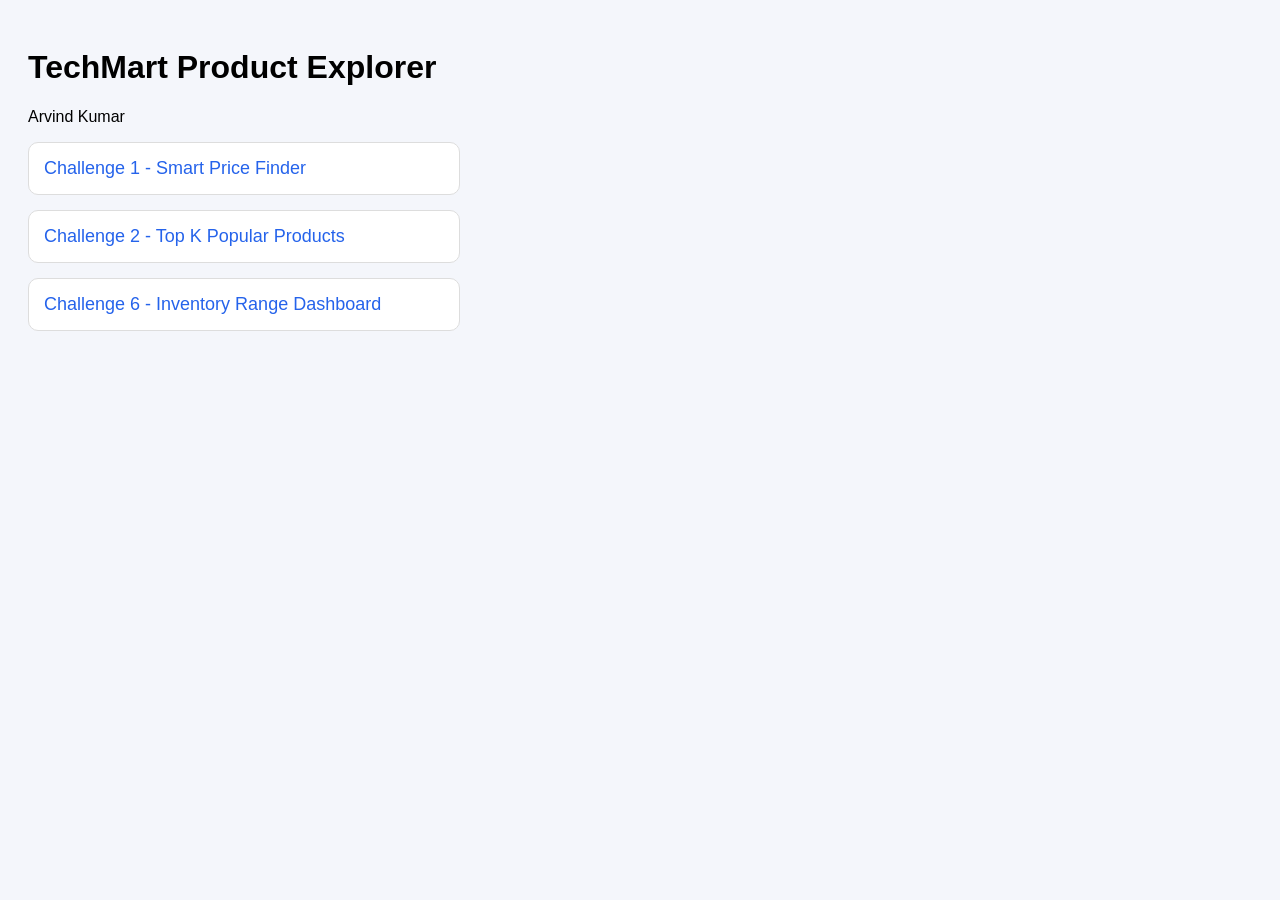
<file: index.html>
<!DOCTYPE html>
<html lang="en">
<head>
  <meta charset="UTF-8">
  <meta name="viewport" content="width=device-width, initial-scale=1.0">
  <title>TechMart Product Explorer</title>
  <style>
    body {
      font-family: Arial, sans-serif;
      background: #f4f6fb;
      padding: 20px;
    }

    a {
      display: block;
      background: white;
      border: 1px solid #ddd;
      border-radius: 10px;
      padding: 15px;
      margin-top: 15px;
      color: #2563eb;
      text-decoration: none;
      font-size: 18px;
      max-width: 400px;
    }

    a:hover {
      border-color: #2563eb;
    }
  </style>
</head>
<body>
  <h1>TechMart Product Explorer</h1>
  <p>Arvind Kumar</p>

  <a href="challenge-01/index.html">Challenge 1 - Smart Price Finder</a>
  <a href="challenge-02/index.html">Challenge 2 - Top K Popular Products</a>
  <a href="challenge-06/index.html">Challenge 6 - Inventory Range Dashboard</a>
</body>
</html>
</file>
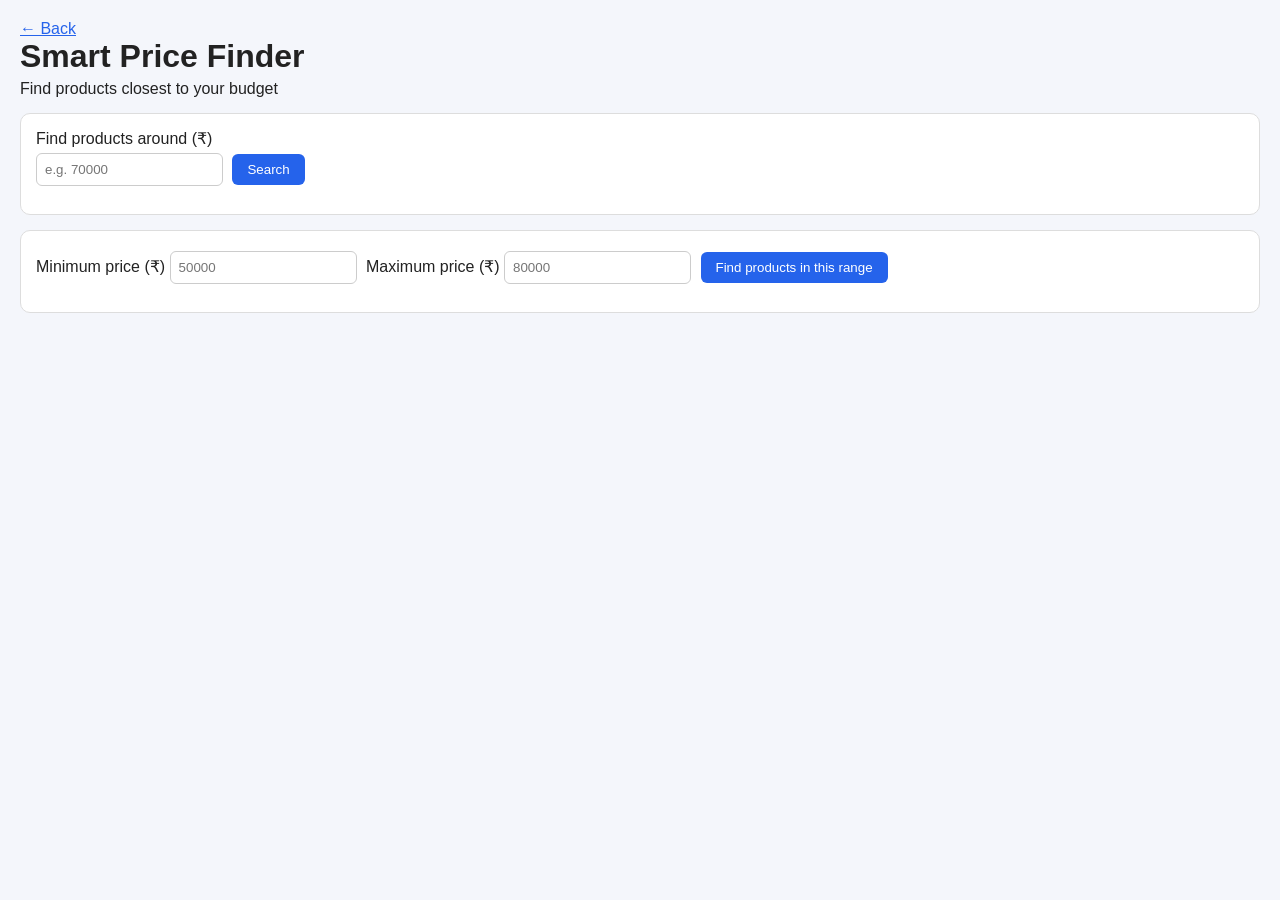
<file: challenge-01/index.html>
<!DOCTYPE html>
<html lang="en">
<head>
  <meta charset="UTF-8">
  <meta name="viewport" content="width=device-width, initial-scale=1.0">
  <title>Challenge 1 - Smart Price Finder</title>
  <link rel="stylesheet" href="style.css">
</head>
<body>
  <a href="../index.html">← Back</a>
  <h1>Smart Price Finder</h1>
  <p>Find products closest to your budget</p>

  <div class="box">
    <label>Find products around (₹)</label><br>
    <input type="number" id="price" placeholder="e.g. 70000">
    <button onclick="findClosest()">Search</button>
    <p class="error" id="error1"></p>
  </div>

  <div class="box">
    <label>Minimum price (₹)</label>
    <input type="number" id="minPrice" placeholder="50000">
    <label>Maximum price (₹)</label>
    <input type="number" id="maxPrice" placeholder="80000">
    <button onclick="findInRange()">Find products in this range</button>
    <p class="error" id="error2"></p>
  </div>

  <h2 id="title"></h2>
  <div class="cards" id="results"></div>

  <div class="details" id="details" style="display: none;"></div>

  <script src="../data.js"></script>
  <script src="script.js"></script>
</body>
</html>
</file>
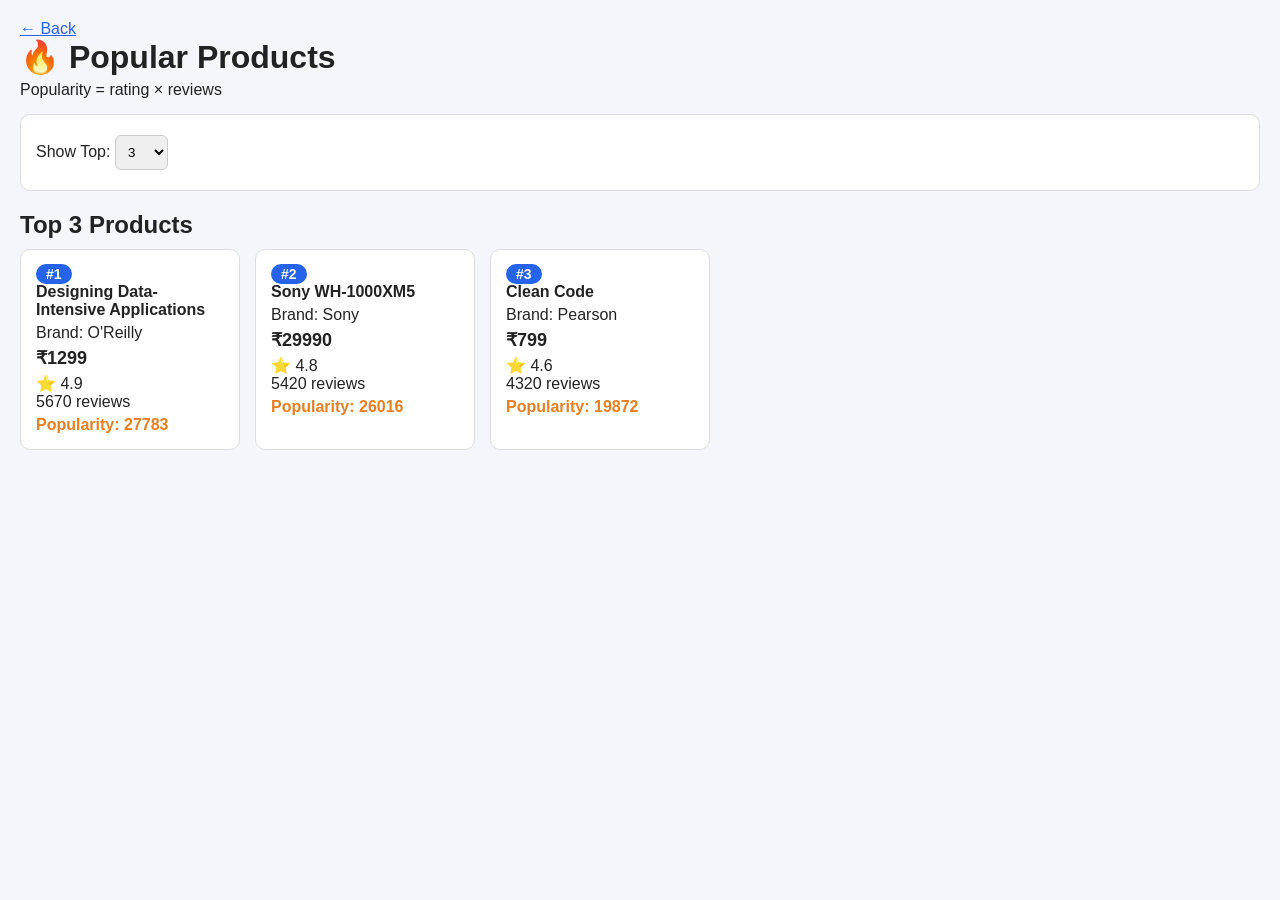
<file: challenge-02/index.html>
<!DOCTYPE html>
<html lang="en">
<head>
  <meta charset="UTF-8">
  <meta name="viewport" content="width=device-width, initial-scale=1.0">
  <title>Challenge 2 - Top K Popular Products</title>
  <link rel="stylesheet" href="style.css">
</head>
<body>
  <a href="../index.html">← Back</a>
  <h1>🔥 Popular Products</h1>
  <p>Popularity = rating × reviews</p>

  <div class="box">
    <label>Show Top:</label>
    <select id="topK" onchange="showTopProducts()">
      <option value="3">3</option>
      <option value="5">5</option>
      <option value="10">10</option>
    </select>
  </div>

  <h2 id="title"></h2>
  <div class="cards" id="results"></div>

  <script src="../data.js"></script>
  <script src="script.js"></script>
</body>
</html>
</file>
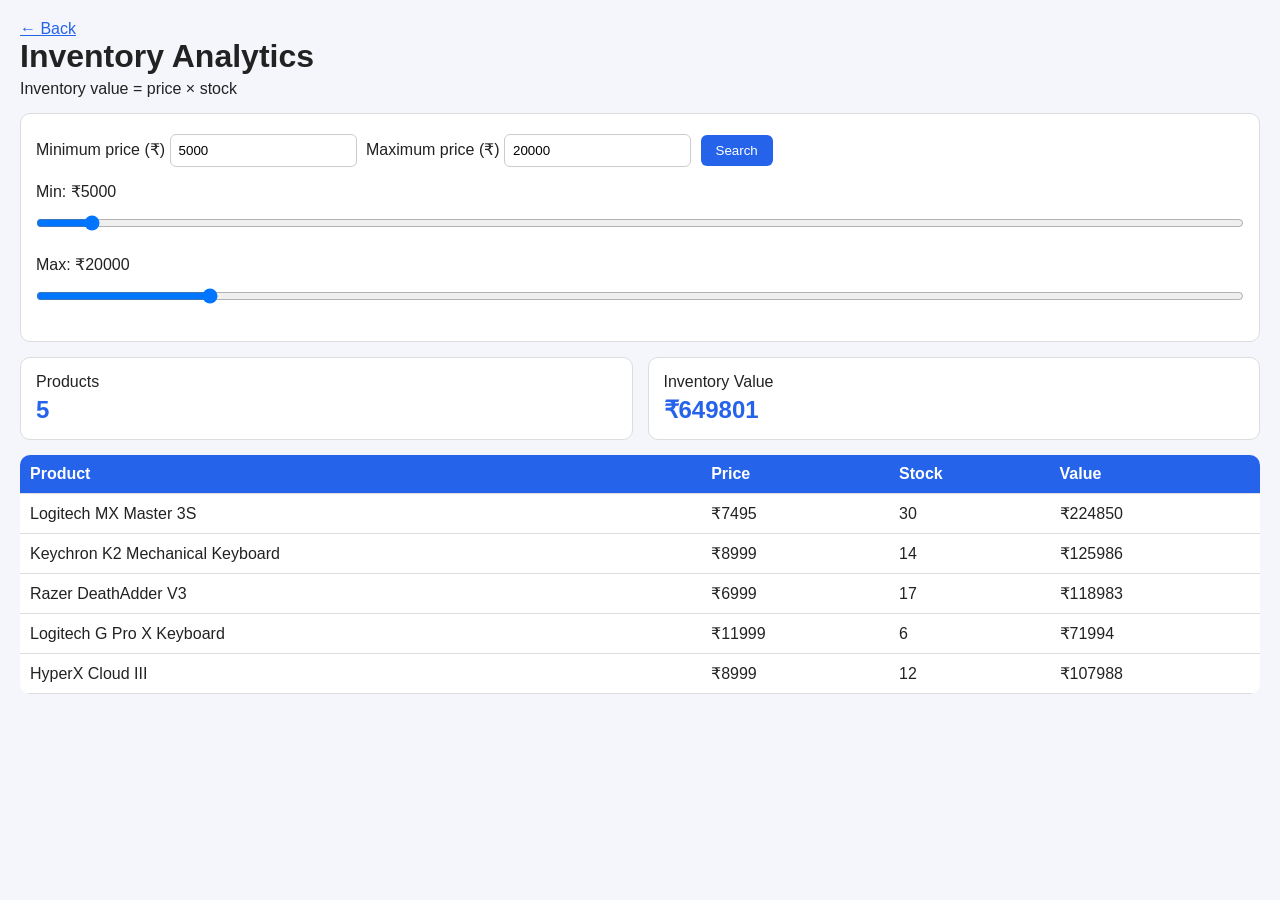
<file: challenge-06/index.html>
<!DOCTYPE html>
<html lang="en">
<head>
  <meta charset="UTF-8">
  <meta name="viewport" content="width=device-width, initial-scale=1.0">
  <title>Challenge 6 - Inventory Range Dashboard</title>
  <link rel="stylesheet" href="style.css">
</head>
<body>
  <a href="../index.html">← Back</a>
  <h1>Inventory Analytics</h1>
  <p>Inventory value = price × stock</p>

  <div class="box">
    <label>Minimum price (₹)</label>
    <input type="number" id="minPrice" value="5000">
    <label>Maximum price (₹)</label>
    <input type="number" id="maxPrice" value="20000">
    <button onclick="calculate()">Search</button>

    <div class="slider-row">
      <label>Min: ₹<span id="minLabel">5000</span></label>
      <input type="range" id="minSlider" min="0" max="150000" step="1000" value="5000" oninput="sliderChanged()">
    </div>
    <div class="slider-row">
      <label>Max: ₹<span id="maxLabel">20000</span></label>
      <input type="range" id="maxSlider" min="0" max="150000" step="1000" value="20000" oninput="sliderChanged()">
    </div>

    <p class="error" id="error"></p>
  </div>

  <div class="summary">
    <div class="stat">
      <p>Products</p>
      <h2 id="count">0</h2>
    </div>
    <div class="stat">
      <p>Inventory Value</p>
      <h2 id="total">₹0</h2>
    </div>
  </div>

  <table>
    <thead>
      <tr>
        <th>Product</th>
        <th>Price</th>
        <th>Stock</th>
        <th>Value</th>
      </tr>
    </thead>
    <tbody id="tableBody"></tbody>
  </table>

  <script src="../data.js"></script>
  <script src="script.js"></script>
</body>
</html>
</file>
<file: challenge-01/style.css>
* {
  margin: 0;
  padding: 0;
  box-sizing: border-box;
}

body {
  font-family: Arial, sans-serif;
  background: #f4f6fb;
  color: #222;
  padding: 20px;
}

h1 {
  margin-bottom: 5px;
}

h2 {
  margin: 20px 0 10px;
}

a {
  color: #2563eb;
}

.box {
  background: white;
  padding: 15px;
  border-radius: 10px;
  margin-top: 15px;
  border: 1px solid #ddd;
}

input,
select {
  padding: 8px;
  border: 1px solid #ccc;
  border-radius: 6px;
  margin: 5px 5px 5px 0;
}

button {
  padding: 8px 15px;
  background: #2563eb;
  color: white;
  border: none;
  border-radius: 6px;
  cursor: pointer;
}

button:hover {
  background: #1d4ed8;
}

.error {
  color: red;
  margin-top: 8px;
}

.cards {
  display: flex;
  flex-wrap: wrap;
  gap: 15px;
}

.card {
  background: white;
  border: 1px solid #ddd;
  border-radius: 10px;
  padding: 15px;
  width: 220px;
}

.card h3 {
  font-size: 16px;
  margin-bottom: 5px;
}

.price {
  font-size: 18px;
  font-weight: bold;
  margin: 5px 0;
}

.details {
  background: white;
  border: 2px solid #2563eb;
  border-radius: 10px;
  padding: 15px;
  margin-top: 20px;
}

@media (max-width: 600px) {
  .card {
    width: 100%;
  }

  input,
  select,
  button {
    width: 100%;
  }
}
</file>
<file: challenge-02/style.css>
* {
  margin: 0;
  padding: 0;
  box-sizing: border-box;
}

body {
  font-family: Arial, sans-serif;
  background: #f4f6fb;
  color: #222;
  padding: 20px;
}

h1 {
  margin-bottom: 5px;
}

h2 {
  margin: 20px 0 10px;
}

a {
  color: #2563eb;
}

.box {
  background: white;
  padding: 15px;
  border-radius: 10px;
  margin-top: 15px;
  border: 1px solid #ddd;
}

input,
select {
  padding: 8px;
  border: 1px solid #ccc;
  border-radius: 6px;
  margin: 5px 5px 5px 0;
}

button {
  padding: 8px 15px;
  background: #2563eb;
  color: white;
  border: none;
  border-radius: 6px;
  cursor: pointer;
}

button:hover {
  background: #1d4ed8;
}

.error {
  color: red;
  margin-top: 8px;
}

.cards {
  display: flex;
  flex-wrap: wrap;
  gap: 15px;
}

.card {
  background: white;
  border: 1px solid #ddd;
  border-radius: 10px;
  padding: 15px;
  width: 220px;
}

.card h3 {
  font-size: 16px;
  margin-bottom: 5px;
}

.price {
  font-size: 18px;
  font-weight: bold;
  margin: 5px 0;
}

.details {
  background: white;
  border: 2px solid #2563eb;
  border-radius: 10px;
  padding: 15px;
  margin-top: 20px;
}

.rank {
  background: #2563eb;
  color: white;
  padding: 2px 10px;
  border-radius: 20px;
  font-size: 14px;
  font-weight: bold;
}

.score {
  color: #e67e22;
  font-weight: bold;
  margin-top: 5px;
}

@media (max-width: 600px) {
  .card {
    width: 100%;
  }

  input,
  select,
  button {
    width: 100%;
  }
}
</file>
<file: challenge-06/style.css>
* {
  margin: 0;
  padding: 0;
  box-sizing: border-box;
}

body {
  font-family: Arial, sans-serif;
  background: #f4f6fb;
  color: #222;
  padding: 20px;
}

h1 {
  margin-bottom: 5px;
}

h2 {
  margin: 20px 0 10px;
}

a {
  color: #2563eb;
}

.box {
  background: white;
  padding: 15px;
  border-radius: 10px;
  margin-top: 15px;
  border: 1px solid #ddd;
}

input,
select {
  padding: 8px;
  border: 1px solid #ccc;
  border-radius: 6px;
  margin: 5px 5px 5px 0;
}

button {
  padding: 8px 15px;
  background: #2563eb;
  color: white;
  border: none;
  border-radius: 6px;
  cursor: pointer;
}

button:hover {
  background: #1d4ed8;
}

.error {
  color: red;
  margin-top: 8px;
}

.cards {
  display: flex;
  flex-wrap: wrap;
  gap: 15px;
}

.card {
  background: white;
  border: 1px solid #ddd;
  border-radius: 10px;
  padding: 15px;
  width: 220px;
}

.card h3 {
  font-size: 16px;
  margin-bottom: 5px;
}

.price {
  font-size: 18px;
  font-weight: bold;
  margin: 5px 0;
}

.details {
  background: white;
  border: 2px solid #2563eb;
  border-radius: 10px;
  padding: 15px;
  margin-top: 20px;
}

.slider-row {
  margin-top: 10px;
}

.slider-row input {
  width: 100%;
}

.summary {
  display: flex;
  gap: 15px;
  margin-top: 15px;
}

.stat {
  background: white;
  border: 1px solid #ddd;
  border-radius: 10px;
  padding: 15px;
  flex: 1;
}

.stat h2 {
  margin: 5px 0 0;
  color: #2563eb;
}

table {
  width: 100%;
  background: white;
  border-collapse: collapse;
  margin-top: 15px;
  border-radius: 10px;
  overflow: hidden;
}

th,
td {
  padding: 10px;
  border-bottom: 1px solid #ddd;
  text-align: left;
}

th {
  background: #2563eb;
  color: white;
}

@media (max-width: 600px) {
  .card {
    width: 100%;
  }

  input,
  select,
  button {
    width: 100%;
  }

  .summary {
    flex-direction: column;
  }

  th,
  td {
    padding: 6px;
    font-size: 13px;
  }
}
</file>
